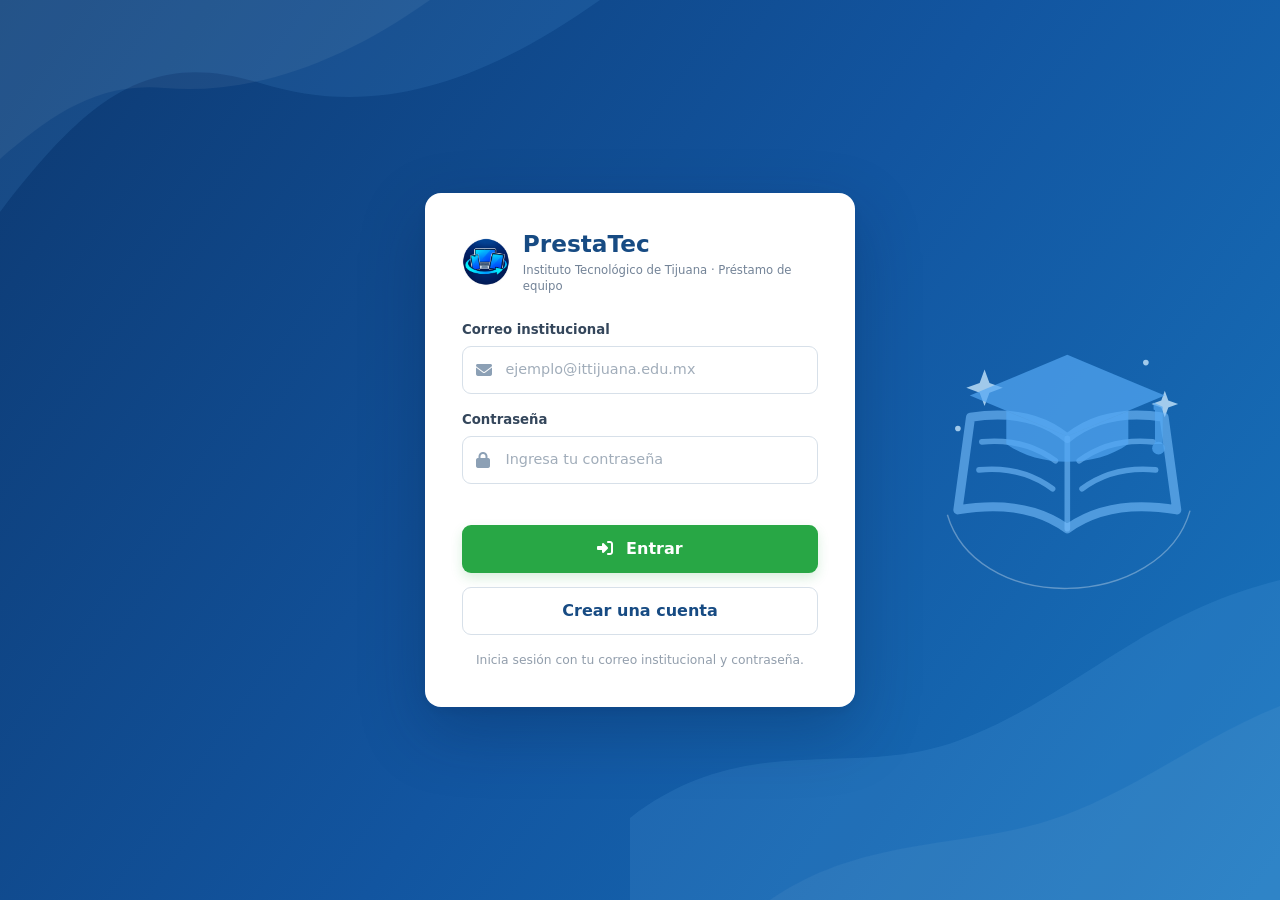
<file: Programacion web/index.html>
<!DOCTYPE html>
<html lang="es">
<head>
  <meta charset="UTF-8">
  <meta name="viewport" content="width=device-width, initial-scale=1">
  <title>PrestaTec | Iniciar sesión</title>
  <link rel="stylesheet" href="https://cdnjs.cloudflare.com/ajax/libs/font-awesome/6.5.2/css/all.min.css">
  <link rel="stylesheet" href="styles.css">
</head>
<body class="login-page">
  <svg class="login-wave login-wave-top" viewBox="0 0 600 420" aria-hidden="true">
    <path d="M0 0h600C470 92 365 116 260 83 153 50 91 92 0 212z" fill="#64b5f6" fill-opacity=".12"/>
    <path d="M0 0h430C337 66 248 95 164 88 95 82 48 118 0 159z" fill="#fff" fill-opacity=".06"/>
  </svg>
  <svg class="login-wave login-wave-bottom" viewBox="0 0 650 320" aria-hidden="true">
    <path d="M0 238c118-91 222-37 330-78 114-43 179-125 320-160v320H0z" fill="#7cc4ff" fill-opacity=".12"/>
    <path d="M140 320c100-69 207-48 305-89 77-32 132-76 205-105v194z" fill="#fff" fill-opacity=".05"/>
  </svg>

  <main class="login-layout">
    <section class="login-card" aria-label="Acceso a PrestaTec">
      <header class="login-card-header">
        <img class="logo-img login-card-logo" src="logo.png" alt="">
        <div>
          <h2>PrestaTec</h2>
          <p>Instituto Tecnológico de Tijuana · Préstamo de equipo</p>
        </div>
      </header>

      <form id="loginForm" novalidate>
        <label for="correo">Correo institucional</label>
        <div class="login-input-wrap">
          <i class="fa-solid fa-envelope" aria-hidden="true"></i>
          <input id="correo" name="correo" type="email" autocomplete="email" placeholder="ejemplo@ittijuana.edu.mx" required>
        </div>

        <label for="password">Contraseña</label>
        <div class="login-input-wrap">
          <i class="fa-solid fa-lock" aria-hidden="true"></i>
          <input id="password" name="password" type="password" autocomplete="current-password" placeholder="Ingresa tu contraseña" required>
        </div>

        <p id="loginError" class="error" role="alert"></p>
        <button type="submit" class="btn btn-primary btn-block login-submit">
          <i class="fa-solid fa-right-to-bracket" aria-hidden="true"></i> Entrar
        </button>
      </form>

      <form id="registerForm" hidden>
        <label for="nombreCompleto">Nombre Completo</label>
        <input id="nombreCompleto" name="nombreCompleto" autocomplete="name" required>

        <label for="registerCorreo">Correo</label>
        <input id="registerCorreo" name="correo" type="email" autocomplete="email" required>

        <label for="registerPassword">Contraseña</label>
        <input id="registerPassword" name="password" type="password" autocomplete="new-password" minlength="4" required>

        <label for="registerRol">Rol</label>
        <select id="registerRol" name="rol" required>
          <option value="Alumno">Alumno</option>
          <option value="Docente">Docente</option>
        </select>

        <label for="telefono">Teléfono</label>
        <input id="telefono" name="telefono" type="tel" autocomplete="tel" required>

        <p id="registerError" class="error" role="alert"></p>
        <button type="submit" class="btn btn-primary btn-block login-submit">Registrarme</button>
      </form>

      <button id="toggleAuth" type="button" class="btn btn-ghost btn-block login-secondary">Crear una cuenta</button>
      <p id="authHint" class="hint">Inicia sesión con tu correo institucional y contraseña.</p>
    </section>

    <aside class="login-illustration" aria-hidden="true">
      <svg viewBox="0 0 460 380" role="presentation">
        <g class="illustration-sparkles" fill="currentColor">
          <path d="M112 75l7 19 19 7-19 7-7 19-7-19-19-7 19-7z"/>
          <path d="M369 105l5 14 14 5-14 5-5 14-5-14-14-5 14-5z"/>
          <circle cx="342" cy="65" r="4"/><circle cx="74" cy="159" r="4"/>
        </g>
        <g class="illustration-book" fill="none" stroke="currentColor" stroke-linecap="round" stroke-linejoin="round">
          <path d="M230 302c-40-29-92-38-156-27l18-132c56-9 103 1 138 30 35-29 82-39 138-30l18 132c-64-11-116-2-156 27z" stroke-width="13"/>
          <path d="M230 173v129M108 178c42-4 77 6 105 27m139-27c-42-4-77 6-105 27M104 218c42-4 77 6 105 27m147-27c-42-4-77 6-105 27" stroke-width="8"/>
        </g>
        <g class="illustration-cap" fill="currentColor">
          <path d="M230 54 91 112l139 58 139-58z"/>
          <path d="M143 134v47c48 34 126 34 174 0v-47l-87 36z"/>
          <path d="m353 122 13 6v53h-11v-48l-2-1z"/>
          <circle cx="360" cy="187" r="9"/>
        </g>
        <path class="illustration-orbit" d="M59 282c19 65 87 105 167 105 85 0 160-43 179-111" fill="none" stroke="currentColor" stroke-opacity=".32" stroke-width="2"/>
      </svg>
    </aside>
  </main>
  <script src="app.js"></script>
</body>
</html>
</file>
<file: Programacion web/styles.css>
:root {
  --navy: #12355b;
  --blue: #1d5fa8;
  --blue-soft: #e8f0fa;
  --green: #2e9e5b;
  --green-dark: #23814a;
  --red: #c0392b;
  --amber: #b7791f;
  --bg: #f8fafc;
  --card: #ffffff;
  --text: #1f2a37;
  --muted: #6b7686;
  --line: #d9e0e8;
  --radius: 12px;
}
* { box-sizing: border-box; }
body {
  margin: 0; background: var(--bg); color: var(--text);
  font: 16px/1.5 "Segoe UI", system-ui, -apple-system, Roboto, sans-serif;
}
h1 { font-size: 1.4rem; margin: 0; }
h2 { margin: 0 0 .5rem; font-size: 1.2rem; }
.muted { color: var(--muted); font-size: .9rem; }
[hidden] { display: none !important; }

/* Marca */
.brand { display: flex; align-items: center; gap: .6rem; font-weight: 700; font-size: 1.15rem; }
.brand-lg { font-size: 1.7rem; color: var(--navy); }
.logo-img {
  display: block;
  flex: 0 0 auto;
  width: 40px;
  height: 40px;
  object-fit: contain;
  border-radius: 50%;
}

/* Formularios */
label { display: block; margin: .9rem 0 .3rem; font-size: .9rem; font-weight: 600; }
input, select, textarea {
  width: 100%; padding: .6rem .75rem; font: inherit; color: inherit;
  border: 1px solid var(--line); border-radius: 8px; background: #fff;
}
input:focus-visible, select:focus-visible, textarea:focus-visible, .btn:focus-visible, .tab:focus-visible {
  outline: 3px solid #8bb6e8; outline-offset: 1px;
}
.error { min-height: 1.3rem; margin: .6rem 0 0; color: var(--red); font-size: .9rem; }
.hint { margin-top: 1.2rem; font-size: .85rem; color: var(--muted); text-align: center; }

/* Botones */
.btn {
  display: inline-block; padding: .55rem 1rem; font: inherit; font-weight: 600;
  border: 1px solid transparent; border-radius: 8px; cursor: pointer;
}
.btn-primary { background: var(--green); color: #fff; }
.btn-primary:hover { background: var(--green-dark); }
.btn-blue { background: var(--blue); color: #fff; }
.btn-ghost { background: transparent; border-color: var(--line); color: inherit; }
.btn-ghost:hover { background: var(--blue-soft); }
.btn-danger { background: transparent; border-color: var(--red); color: var(--red); }
.btn-sm { padding: .3rem .65rem; font-size: .85rem; }
.btn-block { width: 100%; margin-top: 1rem; }
.btn:disabled { opacity: .5; cursor: not-allowed; }

/* Login */
.login-page {
  position: relative;
  display: grid;
  place-items: center;
  min-height: 100vh;
  padding: 2rem clamp(1.25rem, 4vw, 4rem);
  overflow-x: hidden;
  background: linear-gradient(125deg, #0d3971 0%, #1255a0 52%, #1874bd 100%);
}
.login-wave { position: fixed; z-index: 0; width: min(48vw, 600px); pointer-events: none; }
.login-wave-top { top: 0; left: 0; }
.login-wave-bottom { right: 0; bottom: 0; width: min(54vw, 650px); }
.login-layout {
  position: relative;
  z-index: 1;
  display: grid;
  grid-template-columns: minmax(0, 1fr) minmax(360px, 430px) minmax(0, 1fr);
  align-items: center;
  gap: clamp(1.5rem, 4vw, 4.5rem);
  width: min(1380px, 100%);
}
.login-card {
  grid-column: 2;
  width: 100%;
  padding: 2.25rem;
  background: #fff;
  border: 1px solid rgba(255,255,255,.7);
  border-radius: 16px;
  box-shadow: 0 24px 65px rgba(5, 31, 66, .27), 0 3px 12px rgba(5, 31, 66, .08);
}
.login-card-header { display: flex; align-items: center; gap: .8rem; margin-bottom: 1.55rem; }
.login-card-logo {
  width: 3rem;
  height: 3rem;
}
.login-card-header h2 { margin: 0; color: #174b83; font-size: 1.45rem; line-height: 1.2; }
.login-card-header p { margin: .25rem 0 0; color: #738397; font-size: .73rem; line-height: 1.4; }
.login-card label { margin: 1rem 0 .4rem; color: #34465b; font-size: .83rem; }
.login-input-wrap { position: relative; }
.login-input-wrap > i {
  position: absolute;
  top: 50%;
  left: .9rem;
  color: #8ca0b5;
  transform: translateY(-50%);
  pointer-events: none;
}
.login-input-wrap input {
  min-height: 3rem;
  padding: .7rem .8rem .7rem 2.65rem;
  border-color: #d7e0e9;
  border-radius: 9px;
  font-size: .9rem;
  transition: border-color .18s ease, box-shadow .18s ease;
}
.login-input-wrap input::placeholder { color: #a1adba; }
.login-input-wrap input:focus { border-color: #4d96d8; box-shadow: 0 0 0 3px rgba(77,150,216,.14); outline: 0; }
.login-card .error { min-height: 1.1rem; font-size: .82rem; }
.login-card .btn-block { margin-top: .85rem; }
.login-submit {
  min-height: 3rem;
  border-radius: 9px;
  background: #28a745;
  box-shadow: 0 5px 12px rgba(40,167,69,.18);
}
.login-submit:hover { background: #218838; }
.login-submit i { margin-right: .45rem; }
.login-secondary {
  min-height: 3rem;
  border-color: #d7e0e9;
  border-radius: 9px;
  color: #174b83;
  background: #fff;
}
.login-secondary:hover { border-color: #9bb8d5; background: #f5f9fd; }
.login-card .hint { margin: 1.05rem 0 0; color: #929eac; font-size: .77rem; }
.login-illustration { grid-column: 3; justify-self: start; width: min(100%, 460px); color: rgba(114, 190, 255, .7); }
.login-illustration svg { display: block; width: 100%; overflow: visible; }
.illustration-sparkles { color: rgba(206,235,255,.76); }
.illustration-book { color: rgba(123,194,255,.58); }
.illustration-cap { color: rgba(85,169,244,.7); }
.illustration-orbit { color: #fff; }

/* Barra superior y pestañas */
.topbar {
  position: relative;
  z-index: 2;
  display: flex;
  flex-wrap: wrap;
  gap: .75rem;
  align-items: center;
  justify-content: space-between;
  min-height: 58px;
  padding: .55rem 1.25rem;
  background: linear-gradient(100deg, #12385f, #174d7c);
  color: #fff;
  box-shadow: 0 2px 8px rgba(14, 42, 71, .2);
}
.topbar-right { display: flex; flex-wrap: wrap; gap: 1rem; align-items: center; }
.topbar .muted { color: #b9c9de; }
.topbar .brand { font-size: 1rem; }
.topbar-action {
  position: relative;
  display: grid;
  place-items: center;
  width: 2.4rem;
  height: 2.4rem;
  padding: 0;
  border: 1px solid rgba(255,255,255,.22);
  border-radius: .75rem;
  color: #fff;
  background: rgba(255,255,255,.08);
  font: inherit;
  cursor: pointer;
  transition: background .16s ease, border-color .16s ease;
}
.topbar-action:hover { background: rgba(255,255,255,.18); border-color: rgba(255,255,255,.4); }
.topbar-action:focus-visible { outline-color: #fff; }
.notification-count {
  position: absolute;
  top: -.35rem;
  right: -.35rem;
  display: grid;
  place-items: center;
  min-width: 1.15rem;
  height: 1.15rem;
  padding: 0 .25rem;
  border: 2px solid #174d7c;
  border-radius: 999px;
  color: #fff;
  background: #dc3545;
  font-size: .68rem;
  font-weight: 700;
  line-height: 1;
}
.dashboard-page {
  display: flex;
  flex-direction: column;
  height: 100vh;
  overflow: hidden;
  background: #f8fafc;
}
.dashboard-page[data-theme="dark"] {
  --bg: #111827;
  --card: #1f2937;
  --text: #e5e7eb;
  --muted: #a7b2c2;
  --line: #374151;
  --blue-soft: #263b55;
  background: var(--bg);
  color: var(--text);
  color-scheme: dark;
}
.app-shell {
  display: grid;
  flex: 1;
  grid-template-columns: 218px minmax(0, 1fr);
  grid-template-rows: minmax(0, 1fr);
  min-height: 0;
}
.sidebar {
  position: sticky;
  top: 0;
  display: flex;
  flex-direction: column;
  height: 100%;
  min-width: 0;
  padding: 1rem .65rem .8rem;
  background: linear-gradient(180deg, #285d88, #204f78);
  color: #fff;
}
.role-switch { display: flex; align-items: center; gap: .4rem; margin: 0; font-weight: 400; font-size: .85rem; }
.role-switch select { width: auto; padding: .3rem .5rem; }
.tabs { display: flex; flex: 1; min-height: 0; flex-direction: column; gap: .3rem; padding: .25rem 0 0; overflow-x: hidden; }
.tab {
  display: flex;
  align-items: center;
  gap: .8rem;
  width: 100%;
  min-height: 42px;
  padding: .65rem .8rem;
  background: transparent;
  border: 0;
  border-radius: 7px;
  font: inherit;
  font-size: .9rem;
  font-weight: 500;
  text-align: left;
  color: rgba(255,255,255,.82);
  cursor: pointer;
  white-space: nowrap;
  transition: background .16s ease, color .16s ease;
}
.tab i { width: 1.1rem; text-align: center; font-size: 1rem; }
.tab:hover { color: #fff; background: rgba(255,255,255,.1); }
.tab.active { color: #fff; background: rgba(255,255,255,.18); box-shadow: inset 3px 0 #8dc7ff; }
.sidebar-logout {
  display: flex;
  flex: 0 0 auto;
  align-items: center;
  gap: .7rem;
  width: 100%;
  margin-top: auto;
  padding: .7rem .8rem;
  border: 0;
  border-radius: 7px;
  color: rgba(255,255,255,.85);
  background: transparent;
  font: inherit;
  text-align: left;
  cursor: pointer;
}
.sidebar-logout:hover { color: #fff; background: rgba(255,255,255,.1); }
.sidebar-logout i { width: 1.1rem; text-align: center; }

/* Contenido */
.container { max-width: 1100px; margin: 0 auto; padding: 1.25rem; }
.workspace {
  width: 100%;
  max-width: 1280px;
  height: 100%;
  min-height: 0;
  margin: 0;
  padding: clamp(1.2rem, 2.5vw, 2.2rem);
  overflow-y: auto;
  overscroll-behavior-y: contain;
}
.section-head { display: flex; flex-wrap: wrap; gap: .75rem; align-items: center; justify-content: space-between; margin-bottom: 1rem; }
.workspace .section-head h1, .workspace .section-head h2 { color: var(--text); }
.workspace .section-head h1 { font-size: 1.2rem; }
.workspace .section-head h2 { font-size: 1.08rem; }
.section-head input[type="search"] { width: min(100%, 280px); }

.kpi-grid { display: grid; grid-template-columns: repeat(4, minmax(0, 1fr)); gap: 1rem; margin-bottom: 1.75rem; }
.kpi-card {
  display: flex;
  align-items: center;
  gap: .9rem;
  min-width: 0;
  padding: 1rem;
  border: 1px solid #eef2f7;
  border-radius: .75rem;
  background: var(--card);
  box-shadow: 0 1px 2px rgba(15, 23, 42, .06);
}
.kpi-card h2 { margin: 0 0 .25rem; color: var(--muted); font-size: .78rem; font-weight: 600; }
.kpi-card strong { color: var(--text); font-size: 1.6rem; line-height: 1.2; }
.kpi-icon { display: grid; flex: 0 0 2.75rem; place-items: center; width: 2.75rem; height: 2.75rem; border-radius: .75rem; }
.kpi-amber { color: #b45309; background: #fef3c7; }
.kpi-blue { color: #1d4ed8; background: #dbeafe; }
.kpi-rose { color: #be123c; background: #ffe4e6; }
.kpi-emerald { color: #047857; background: #d1fae5; }
.table-tools { display: flex; flex-wrap: wrap; align-items: center; justify-content: space-between; gap: .85rem; margin: -.1rem 0 .75rem; }
.search-control { position: relative; display: block; width: min(100%, 360px); margin: 0; }
.search-control > i { position: absolute; top: 50%; left: .8rem; color: var(--muted); transform: translateY(-50%); pointer-events: none; }
.search-control input { width: 100%; padding-left: 2.35rem; background: var(--card); }
.filter-tabs { display: flex; flex-wrap: wrap; gap: .35rem; }
.filter-tab { padding: .45rem .8rem; border: 1px solid transparent; border-radius: 999px; color: var(--muted); background: transparent; font: inherit; font-size: .85rem; cursor: pointer; }
.filter-tab:hover { background: var(--blue-soft); color: var(--blue); }
.filter-tab.active { border-color: #dbeafe; color: #1d4ed8; background: #eff6ff; font-weight: 600; }
.pagination { display: flex; flex-wrap: wrap; align-items: center; justify-content: space-between; gap: .75rem; min-height: 3.25rem; padding: .6rem .2rem 1.2rem; color: var(--muted); font-size: .85rem; }
.pagination-controls { display: flex; gap: .45rem; }
.pagination .btn { padding: .35rem .7rem; font-size: .82rem; }
.pagination .btn:disabled { opacity: .45; }

.grid { display: grid; gap: 1rem; grid-template-columns: repeat(auto-fill, minmax(230px, 1fr)); }
.card { display: flex; flex-direction: column; gap: .35rem; padding: 1rem; background: var(--card);
  border: 0; border-radius: var(--radius); box-shadow: 0 1px 3px rgba(18, 53, 91, .08), 0 4px 12px rgba(18, 53, 91, .05);
  transition: transform .18s ease, box-shadow .18s ease; }
.card:hover { transform: translateY(-3px); box-shadow: 0 8px 20px rgba(18, 53, 91, .12); }
.card h3 { margin: 0; font-size: 1.05rem; }
.card .btn { margin-top: auto; }
.card-cat { color: var(--blue); font-size: .85rem; font-weight: 600; }

.table-wrap { overflow-x: auto; background: var(--card); border: 0; border-radius: var(--radius); box-shadow: 0 1px 3px rgba(18, 53, 91, .08), 0 4px 12px rgba(18, 53, 91, .05); }
table { width: 100%; border-collapse: collapse; min-width: 560px; }
th, td { padding: .7rem .9rem; text-align: left; border-bottom: 1px solid #e4e9ef; vertical-align: middle; }
th { background: #e9edf2; font-size: .8rem; font-weight: 600; color: #344255; }
tr:last-child td { border-bottom: 0; }
.actions { display: flex; flex-wrap: wrap; align-items: center; gap: .35rem; }
.icon-btn {
  display: inline-grid;
  flex: 0 0 auto;
  place-items: center;
  width: 2rem;
  height: 2rem;
  padding: 0;
  border: 1px solid transparent;
  border-radius: .55rem;
  color: #536275;
  background: transparent;
  font: inherit;
  cursor: pointer;
  transition: background .15s ease, color .15s ease, border-color .15s ease;
}
.icon-btn:hover { color: var(--blue); background: var(--blue-soft); }
.icon-btn.danger:hover { color: #be123c; background: #ffe4e6; }
.icon-btn.success:hover { color: #047857; background: #d1fae5; }
.icon-btn.warning:hover { color: #b45309; background: #fef3c7; }
.icon-btn:focus-visible, .filter-tab:focus-visible { outline: 3px solid #8bb6e8; outline-offset: 1px; }
.empty { padding: 1.5rem; text-align: center; color: var(--muted); }

.badge { display: inline-block; padding: .15rem .6rem; border-radius: 999px; font-size: .8rem; font-weight: 600; }
.b-pendiente { background: #fef3c7; color: #92400e; }
.b-aprobado, .b-entregado, .b-disponible { background: #d1fae5; color: #065f46; }
.b-rechazado, .b-vencido, .b-baja { background: #ffe4e6; color: #9f1239; }
.b-prestado, .b-docente { background: var(--blue-soft); color: var(--blue); }
.b-agotado { background: #f9e0dd; color: var(--red); }
.b-finalizado, .b-devuelto { background: #e8ebef; color: #596273; }
.b-admin { background: #e8e4f7; color: #5b3e91; }
.b-alumno { background: #e0f2ed; color: #176b51; }

/* Tema oscuro del dashboard */
.dashboard-page[data-theme="dark"] .card,
.dashboard-page[data-theme="dark"] .table-wrap { box-shadow: 0 1px 3px rgba(0,0,0,.25), 0 5px 16px rgba(0,0,0,.16); }
.dashboard-page[data-theme="dark"] .card-cat { color: #8fc4ff; }
.dashboard-page[data-theme="dark"] .kpi-card { border-color: #374151; }
.dashboard-page[data-theme="dark"] .filter-tab.active { border-color: #344b68; color: #bfdbfe; background: #263b55; }
.dashboard-page[data-theme="dark"] .icon-btn { color: #cbd5e1; }
.dashboard-page[data-theme="dark"] .icon-btn.danger:hover { color: #fecdd3; background: #4c2530; }
.dashboard-page[data-theme="dark"] .icon-btn.success:hover { color: #a7f3d0; background: #164536; }
.dashboard-page[data-theme="dark"] .icon-btn.warning:hover { color: #fde68a; background: #49391c; }
.dashboard-page[data-theme="dark"] .b-pendiente { background: #49391c; color: #fde68a; }
.dashboard-page[data-theme="dark"] .b-aprobado,
.dashboard-page[data-theme="dark"] .b-entregado,
.dashboard-page[data-theme="dark"] .b-disponible { background: #164536; color: #a7f3d0; }
.dashboard-page[data-theme="dark"] .b-rechazado,
.dashboard-page[data-theme="dark"] .b-vencido { background: #4c2530; color: #fecdd3; }
.dashboard-page[data-theme="dark"] th { background: #293548; color: #dbe5f1; }
.dashboard-page[data-theme="dark"] th,
.dashboard-page[data-theme="dark"] td { border-bottom-color: #374151; }
.dashboard-page[data-theme="dark"] input,
.dashboard-page[data-theme="dark"] select,
.dashboard-page[data-theme="dark"] textarea,
.dashboard-page[data-theme="dark"] dialog { color: var(--text); background: var(--card); border-color: var(--line); }
.dashboard-page[data-theme="dark"] .btn-ghost { border-color: var(--line); }
.dashboard-page[data-theme="dark"] .btn-ghost:hover { background: #263b55; }
.dashboard-page[data-theme="dark"] .b-finalizado,
.dashboard-page[data-theme="dark"] .b-devuelto { background: #374151; color: #d1d5db; }

/* Modales y aviso */
dialog { width: min(92vw, 440px); padding: 1.5rem; border: 0; border-radius: 14px; color: var(--text); background: var(--card); box-shadow: 0 10px 40px rgba(0,0,0,.3); }
dialog::backdrop { background: rgba(18, 53, 91, .55); }
.detail-dialog { width: min(92vw, 560px); }
.detail-dialog-head { display: flex; align-items: center; justify-content: space-between; gap: 1rem; margin-bottom: 1rem; }
.detail-dialog-head h2 { margin: 0; }
.detail-content { display: grid; grid-template-columns: repeat(2, minmax(0, 1fr)); gap: .85rem; }
.detail-field { min-width: 0; padding: .75rem; border-radius: .65rem; background: var(--bg); }
.detail-field.wide { grid-column: 1 / -1; }
.detail-field dt { margin-bottom: .2rem; color: var(--muted); font-size: .76rem; font-weight: 600; }
.detail-field dd { margin: 0; overflow-wrap: anywhere; }
.dialog-actions { display: flex; justify-content: flex-end; gap: .5rem; margin-top: 1.2rem; }
#retireEquipo { margin-right: auto; }
.toast {
  position: fixed; left: 50%; bottom: 1.25rem; transform: translate(-50%, 150%);
  padding: .7rem 1.2rem; background: var(--navy); color: #fff; border-radius: 8px;
  transition: transform .25s; z-index: 10;
}
.toast.show { transform: translate(-50%, 0); }

@media (max-width: 600px) {
  .topbar, .tabs, .container { padding-left: .75rem; padding-right: .75rem; }
  .topbar { justify-content: center; }
}
@media (max-width: 768px) {
  .kpi-grid { grid-template-columns: repeat(2, minmax(0, 1fr)); }
  .user-table-tools { align-items: flex-start; }
  .dashboard-page .topbar {
    height: auto;
    min-height: unset;
    justify-content: flex-start;
    padding-inline: .85rem;
  }
  .dashboard-page .topbar-right { margin-left: auto; }
  .app-shell {
    grid-template-columns: minmax(0, 1fr);
    grid-template-rows: auto minmax(0, 1fr);
    min-height: 0;
  }
  .sidebar {
    position: relative;
    align-self: start;
    height: auto;
    min-height: unset;
    flex-direction: row;
    align-items: center;
    gap: .5rem;
    padding: .55rem .65rem;
  }
  .sidebar .tabs { flex: 1 1 auto; min-width: 0; flex-direction: row; gap: .25rem; overflow-x: auto; }
  .sidebar .tab { width: auto; flex: 0 0 auto; min-height: 38px; padding: .5rem .65rem; }
  .tab.active { box-shadow: inset 0 -3px #8dc7ff; }
  .sidebar-logout { width: auto; flex: 0 0 auto; margin: 0; padding: .6rem; }
  .sidebar-logout span { display: none; }
  .workspace { height: 100%; padding: 1rem .8rem; }
}
@media (max-width: 1000px) {
  .login-layout { grid-template-columns: minmax(360px, 430px); justify-content: center; }
  .login-card { grid-column: auto; }
  .login-illustration { display: none; }
}
@media (max-width: 480px) {
  .kpi-grid { gap: .65rem; }
  .kpi-card { align-items: flex-start; gap: .6rem; padding: .75rem; }
  .kpi-icon { flex-basis: 2.25rem; width: 2.25rem; height: 2.25rem; }
  .kpi-card h2 { font-size: .7rem; }
  .kpi-card strong { font-size: 1.35rem; }
  .detail-content { grid-template-columns: 1fr; }
  .detail-field.wide { grid-column: auto; }
  .login-page { align-items: start; padding: 1.25rem .9rem; }
  .login-layout { grid-template-columns: minmax(0, 1fr); }
  .login-card { padding: 1.55rem 1.25rem; }
  .login-card-header { gap: .65rem; }
  .login-card-header h2 { font-size: 1.3rem; }
  .login-card-header p { font-size: .68rem; }
}
@media (prefers-reduced-motion: reduce) { .toast, .card, .login-input-wrap input { transition: none; } }
</file>
